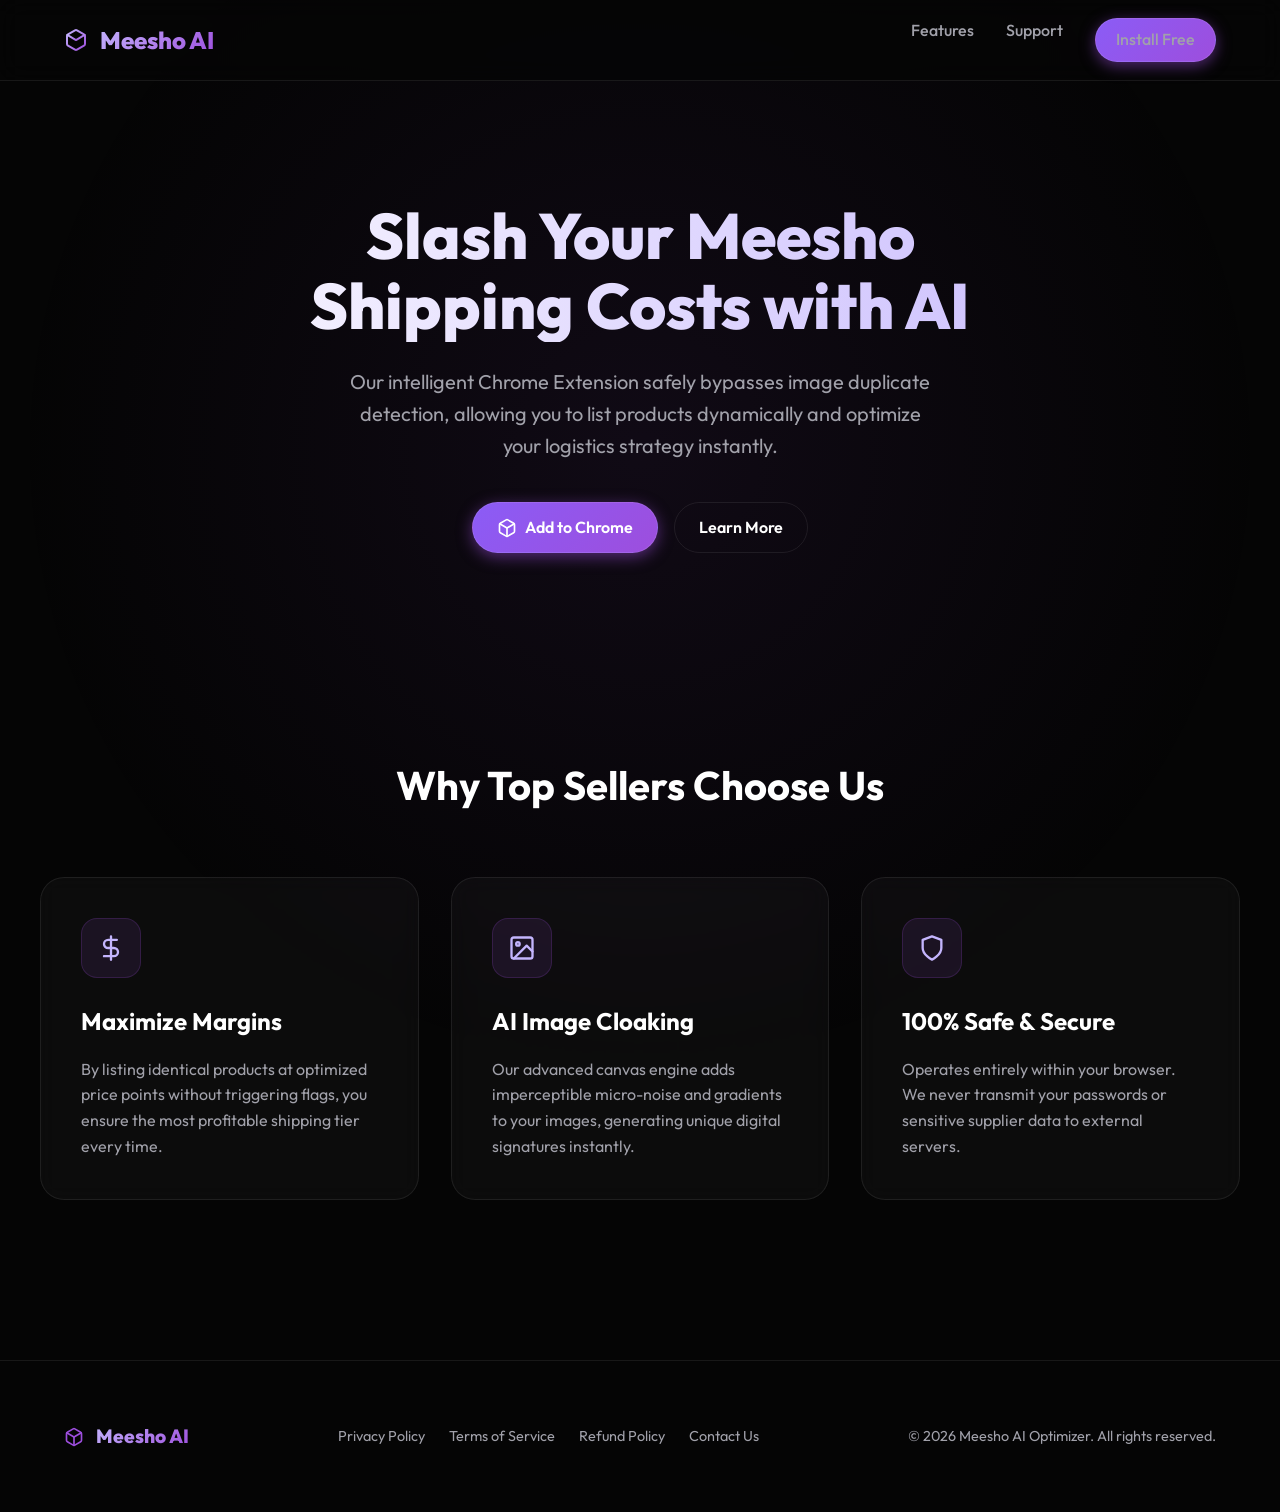
<file: index.html>
<!DOCTYPE html>
<html lang="en">
<head>
    <meta charset="UTF-8">
    <meta name="viewport" content="width=device-width, initial-scale=1.0">
    <title>Meesho AI Shipping Cost Optimizer | Chrome Extension</title>
    <meta name="description" content="AI shipping optimizer for Meesho sellers. Reduce shipping costs with smart image optimization.">
    <link rel="stylesheet" href="style.css">
</head>
<body>

    <!-- Navigation Header -->
    <header>
        <div class="container header-content">
            <a href="index.html" class="logo">
                <svg width="24" height="24" viewBox="0 0 24 24" fill="none" stroke="url(#gradient)" stroke-width="2" stroke-linecap="round" stroke-linejoin="round">
                    <defs>
                        <linearGradient id="gradient" x1="0%" y1="0%" x2="100%" y2="100%">
                            <stop offset="0%" stop-color="#c4b5fd" />
                            <stop offset="100%" stop-color="#9d4edd" />
                        </linearGradient>
                    </defs>
                    <path d="M21 16V8a2 2 0 0 0-1-1.73l-7-4a2 2 0 0 0-2 0l-7 4A2 2 0 0 0 3 8v8a2 2 0 0 0 1 1.73l7 4a2 2 0 0 0 2 0l7-4A2 2 0 0 0 21 16z"></path>
                    <polyline points="3.27 6.96 12 12.01 20.73 6.96"></polyline>
                    <line x1="12" y1="22.08" x2="12" y2="12"></line>
                </svg>
                <span>Meesho AI</span>
            </a>
            
            <div class="nav-links">
                <a href="#features">Features</a>
                <a href="contact.html">Support</a>
                <a href="https://chromewebstore.google.com/detail/meesho-ai-shipping-cost-o/nffkekgmimnjlpjfnnnhhpcdcdhgmhaf" target="_blank" class="btn-primary" style="padding: 8px 20px;">
                    Install Free
                </a>
            </div>
        </div>
    </header>

    <!-- Hero Section -->
    <section class="hero container">
        <h1>Slash Your Meesho<br>Shipping Costs with AI</h1>
        <p>Our intelligent Chrome Extension safely bypasses image duplicate detection, allowing you to list products dynamically and optimize your logistics strategy instantly.</p>
        
        <div class="hero-actions">
            <a href="https://chromewebstore.google.com/detail/meesho-ai-shipping-cost-o/nffkekgmimnjlpjfnnnhhpcdcdhgmhaf" target="_blank" class="btn-primary">
                <svg width="20" height="20" viewBox="0 0 24 24" fill="none" stroke="currentColor" stroke-width="2" stroke-linecap="round" stroke-linejoin="round"><path d="M21 16V8a2 2 0 0 0-1-1.73l-7-4a2 2 0 0 0-2 0l-7 4A2 2 0 0 0 3 8v8a2 2 0 0 0 1 1.73l7 4a2 2 0 0 0 2 0l7-4A2 2 0 0 0 21 16z"></path><polyline points="3.27 6.96 12 12.01 20.73 6.96"></polyline><line x1="12" y1="22.08" x2="12" y2="12"></line></svg>
                Add to Chrome
            </a>
            <a href="#features" class="btn-outline">Learn More</a>
        </div>
    </section>

    <!-- Features Section -->
    <section id="features" class="features container">
        <h2 class="section-title">Why Top Sellers Choose Us</h2>
        <div class="grid">
            
            <div class="card">
                <div class="card-icon">
                    <svg width="28" height="28" viewBox="0 0 24 24" fill="none" stroke="currentColor" stroke-width="2" stroke-linecap="round" stroke-linejoin="round"><path d="M12 2v20M17 5H9.5a3.5 3.5 0 0 0 0 7h5a3.5 3.5 0 0 1 0 7H6"></path></svg>
                </div>
                <h3>Maximize Margins</h3>
                <p>By listing identical products at optimized price points without triggering flags, you ensure the most profitable shipping tier every time.</p>
            </div>

            <div class="card">
                <div class="card-icon">
                    <svg width="28" height="28" viewBox="0 0 24 24" fill="none" stroke="currentColor" stroke-width="2" stroke-linecap="round" stroke-linejoin="round"><rect x="3" y="3" width="18" height="18" rx="2" ry="2"></rect><circle cx="8.5" cy="8.5" r="1.5"></circle><polyline points="21 15 16 10 5 21"></polyline></svg>
                </div>
                <h3>AI Image Cloaking</h3>
                <p>Our advanced canvas engine adds imperceptible micro-noise and gradients to your images, generating unique digital signatures instantly.</p>
            </div>

            <div class="card">
                <div class="card-icon">
                    <svg width="28" height="28" viewBox="0 0 24 24" fill="none" stroke="currentColor" stroke-width="2" stroke-linecap="round" stroke-linejoin="round"><path d="M12 22s8-4 8-10V5l-8-3-8 3v7c0 6 8 10 8 10z"></path></svg>
                </div>
                <h3>100% Safe & Secure</h3>
                <p>Operates entirely within your browser. We never transmit your passwords or sensitive supplier data to external servers.</p>
            </div>

        </div>
    </section>

    <!-- Footer -->
    <footer>
        <div class="container footer-content">
            <div class="logo">
                <svg width="20" height="20" viewBox="0 0 24 24" fill="none" stroke="#9d4edd" stroke-width="2" stroke-linecap="round" stroke-linejoin="round"><path d="M21 16V8a2 2 0 0 0-1-1.73l-7-4a2 2 0 0 0-2 0l-7 4A2 2 0 0 0 3 8v8a2 2 0 0 0 1 1.73l7 4a2 2 0 0 0 2 0l7-4A2 2 0 0 0 21 16z"></path><polyline points="3.27 6.96 12 12.01 20.73 6.96"></polyline><line x1="12" y1="22.08" x2="12" y2="12"></line></svg>
                <span style="font-size: 1.2rem;">Meesho AI</span>
            </div>
            
            <div class="footer-links">
                <a href="privacy-policy.html">Privacy Policy</a>
                <a href="terms.html">Terms of Service</a>
                <a href="refund.html">Refund Policy</a>
                <a href="contact.html">Contact Us</a>
            </div>

            <div class="copyright">
                &copy; 2026 Meesho AI Optimizer. All rights reserved.
            </div>
        </div>
    </footer>

</body>
</html>
</file>
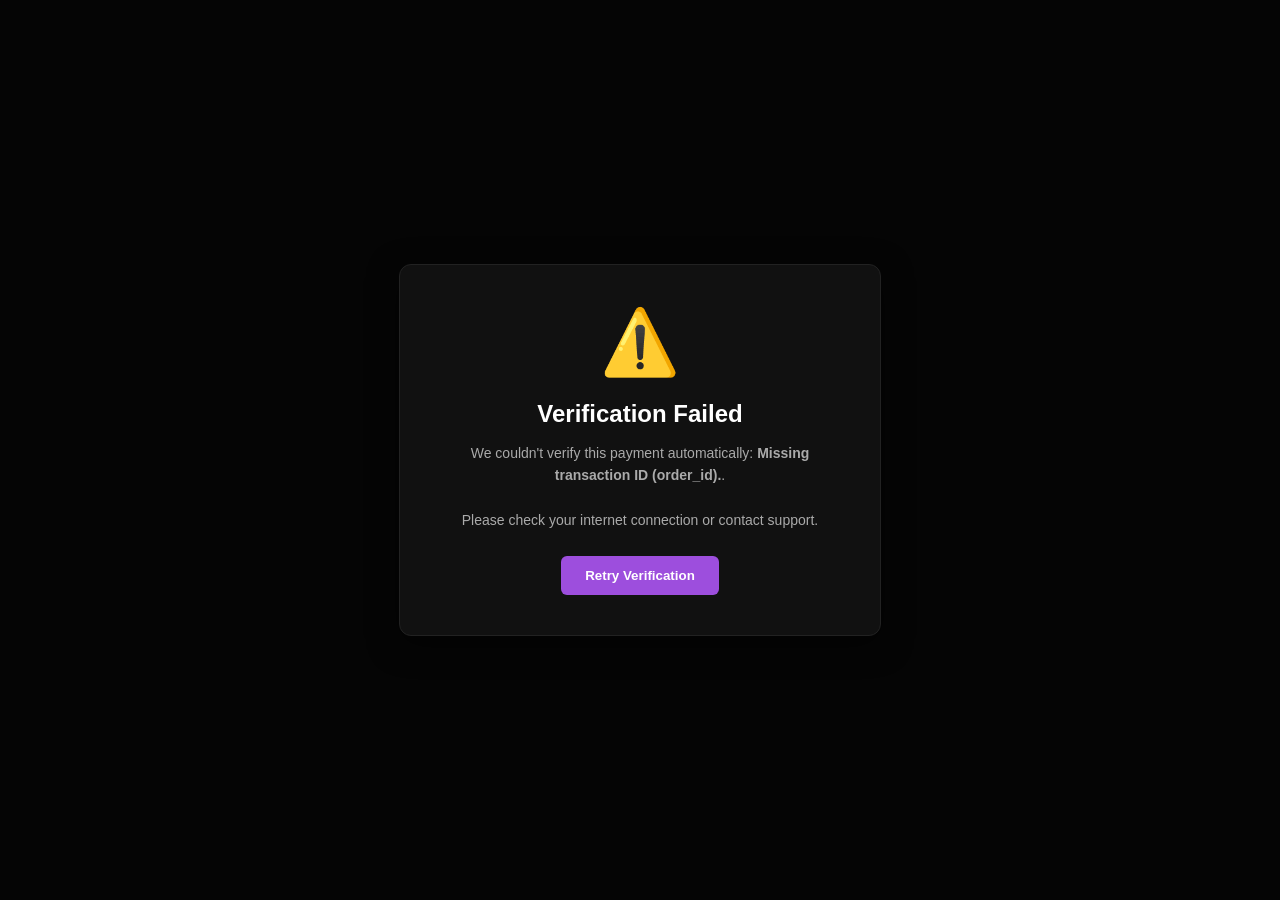
<file: checkout-success.html>
<!DOCTYPE html>
<html lang="en">

<head>
    <meta charset="UTF-8">
    <meta name="viewport" content="width=device-width, initial-scale=1.0">
    <title>Payment Success</title>
    <style>
        body {
            font-family: 'Segoe UI', Tahoma, Geneva, Verdana, sans-serif;
            display: flex;
            justify-content: center;
            align-items: center;
            height: 100vh;
            margin: 0;
            background-color: #050505;
            color: white;
        }

        .container {
            text-align: center;
            background: #111111;
            padding: 40px;
            border-radius: 12px;
            box-shadow: 0 8px 30px rgba(0, 0, 0, 0.5);
            border: 1px solid #222222;
            max-width: 400px;
            width: 90%;
        }

        .icon {
            font-size: 64px;
            color: #10b981;
            margin-bottom: 20px;
            animation: scaleUp 0.4s ease-out;
        }

        @keyframes scaleUp {
            0% { transform: scale(0); }
            100% { transform: scale(1); }
        }

        h2 {
            margin: 0 0 10px 0;
            color: #ffffff;
            font-weight: 600;
        }

        p {
            color: #aaaaaa;
            font-size: 14px;
            line-height: 1.6;
            margin-bottom: 25px;
        }

        .btn {
            display: inline-block;
            padding: 12px 24px;
            background: #9d4edd;
            color: white;
            text-decoration: none;
            border-radius: 6px;
            font-weight: bold;
            border: none;
            cursor: pointer;
            transition: background 0.2s;
        }

        .btn:hover {
            background: #7b2cbf;
        }
    </style>
</head>

<body>
    <div class="container">
        <div class="icon" id="status-icon">⏳</div>
        <h2 id="status-title">Verifying Payment</h2>
        <p id="status-message">Please wait while we verify your transaction and add credits to your account. Do not close this window.</p>
        <button id="retry-btn" class="btn" style="display: none;">Retry Verification</button>
    </div>

    <script>
        // Extract payment order ID from Cashfree's redirect parameters
        const urlParams = new URLSearchParams(window.location.search);
        const orderId = urlParams.get('order_id') || urlParams.get('cf_id');

        const iconEl = document.getElementById('status-icon');
        const titleEl = document.getElementById('status-title');
        const messageEl = document.getElementById('status-message');
        const retryBtn = document.getElementById('retry-btn');

        if (!orderId) {
            showError("Missing transaction ID (order_id).");
        } else {
            verifyPayment();
        }

        function showError(errorMsg) {
            iconEl.innerText = "⚠️";
            titleEl.innerText = "Verification Failed";
            messageEl.innerHTML = `We couldn't verify this payment automatically: <b>${errorMsg || "Unknown error"}</b>.<br><br>Please check your internet connection or contact support.`;
            retryBtn.style.display = "inline-block";
            retryBtn.onclick = () => {
                window.location.reload();
            };
        }

        async function verifyPayment() {
            try {
                // Secure server-side validation using Supabase Edge Function (immune to client tampering)
                const verifyUrl = "https://bzcjpwamxffkbokxunrj.supabase.co/functions/v1/verify-cashfree-payment";
                const response = await fetch(verifyUrl, {
                    method: "POST",
                    headers: {
                        "Content-Type": "application/json"
                    },
                    body: JSON.stringify({ orderId: orderId })
                });

                const data = await response.json();

                if (!response.ok || !data.success) {
                    throw new Error(data.error || "Payment verification failed.");
                }

                // If verification succeeded, relay success to Chrome Extension
                const extId = localStorage.getItem('checkout_ext_id') || "nffkekgmimnjlpjfnnnhhpcdcdhgmhaf";
                
                if (typeof chrome !== 'undefined' && chrome.runtime && chrome.runtime.sendMessage) {
                    chrome.runtime.sendMessage(extId, {
                        type: 'CASHFREE_SUCCESS',
                        paymentId: orderId,
                        userId: data.userId,
                        credits: data.credits,
                        days: data.days,
                        price: data.amount,
                        planName: data.planName
                    }, (response) => {
                        // Display success state
                        iconEl.innerText = "✅";
                        titleEl.innerText = "Payment Successful!";
                        messageEl.innerText = "Your credits have been added successfully. You can close this window now.";
                        retryBtn.style.display = "none";
                        
                        setTimeout(() => {
                            window.close();
                        }, 3000);
                    });
                } else {
                    // Fallback display if not opened from extension flow directly
                    iconEl.innerText = "✅";
                    titleEl.innerText = "Payment Verified!";
                    messageEl.innerText = "Payment verified successfully on server. Please refresh your Meesho extension tab to see your updated balance.";
                    retryBtn.style.display = "none";
                }

            } catch (err) {
                showError(err.message);
            }
        }
    </script>
</body>

</html>
</file>
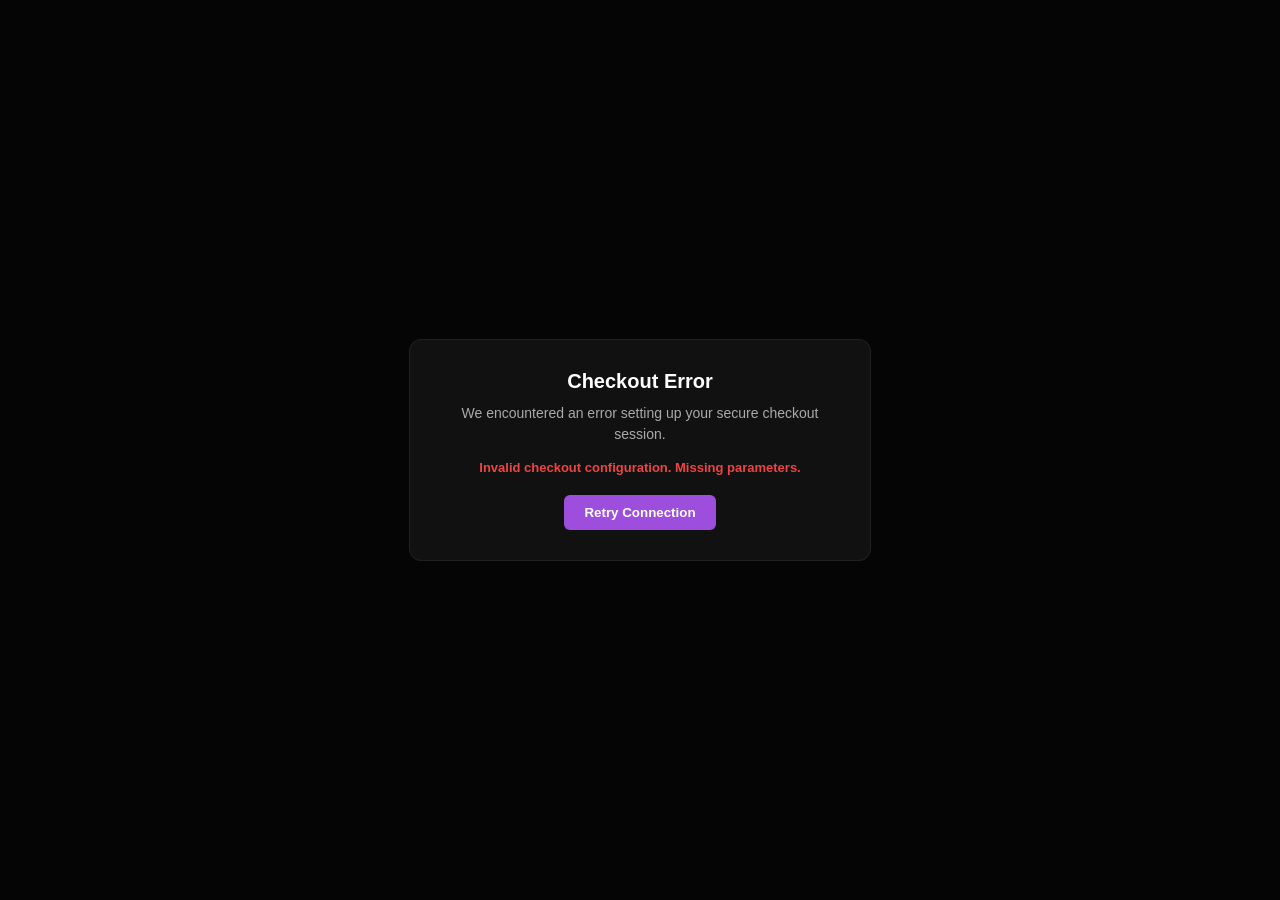
<file: checkout.html>
<!DOCTYPE html>
<html lang="en">

<head>
    <meta charset="UTF-8">
    <meta name="viewport" content="width=device-width, initial-scale=1.0">
    <title>Processing Secure Payment...</title>
    <style>
        body {
            font-family: 'Segoe UI', Tahoma, Geneva, Verdana, sans-serif;
            display: flex;
            justify-content: center;
            align-items: center;
            height: 100vh;
            margin: 0;
            background-color: #050505;
            color: white;
        }

        .loader {
            border: 4px solid rgba(255, 255, 255, 0.1);
            border-top: 4px solid #9d4edd;
            border-radius: 50%;
            width: 40px;
            height: 40px;
            animation: spin 1s linear infinite;
            margin: 0 auto 20px auto;
        }

        @keyframes spin {
            0% { transform: rotate(0deg); }
            100% { transform: rotate(360deg); }
        }

        .container {
            text-align: center;
            max-width: 400px;
            padding: 30px;
            border-radius: 12px;
            background: #111;
            border: 1px solid #222;
        }

        h2 {
            margin: 0 0 10px 0;
            font-size: 20px;
            color: #fff;
        }

        p {
            margin: 0;
            font-size: 14px;
            color: #aaa;
            line-height: 1.5;
        }

        .error-msg {
            color: #ef4444;
            font-weight: 600;
            margin-top: 15px;
            font-size: 13px;
        }

        .btn-retry {
            margin-top: 20px;
            padding: 10px 20px;
            background: #9d4edd;
            color: white;
            border: none;
            border-radius: 6px;
            cursor: pointer;
            font-weight: bold;
        }
    </style>
</head>

<body>
    <div class="container">
        <div class="loader" id="loader-icon"></div>
        <h2 id="status-title">Securing Checkout Session</h2>
        <p id="status-text">Please wait while we connect securely to our payment servers. Do not close this window.</p>
        <div id="error-container" class="error-msg"></div>
        <button id="retry-btn" class="btn-retry" style="display: none;" onclick="window.location.reload()">Retry Connection</button>
    </div>

    <script>
        // Extract parameters passed from the chrome extension
        const urlParams = new URLSearchParams(window.location.search);
        const userId = urlParams.get('userId');
        const userEmail = urlParams.get('userEmail') || 'supplier@meesho.com';
        const userPhone = urlParams.get('userPhone') || '9999999999';
        const planName = urlParams.get('planName');
        const appliedPromoCode = urlParams.get('appliedPromoCode') || '';
        
        // Save the Extension ID in localStorage to relay messaging on success redirection
        const extId = urlParams.get('extId');
        if (extId) {
            localStorage.setItem('checkout_ext_id', extId);
        }

        const errorContainer = document.getElementById('error-container');
        const retryBtn = document.getElementById('retry-btn');
        const statusText = document.getElementById('status-text');
        const statusTitle = document.getElementById('status-title');
        const loaderIcon = document.getElementById('loader-icon');

        if (!userId || !planName) {
            showError('Invalid checkout configuration. Missing parameters.');
        } else {
            initializeSecurePayment();
        }

        function showError(msg) {
            loaderIcon.style.display = 'none';
            statusTitle.innerText = 'Checkout Error';
            statusText.innerText = 'We encountered an error setting up your secure checkout session.';
            errorContainer.innerText = msg;
            retryBtn.style.display = 'inline-block';
        }

        async function initializeSecurePayment() {
            try {
                // Call Supabase Edge Function to securely create the Cashfree Order
                // Using server-side pricing mapping to prevent client manipulation.
                const edgeFunctionUrl = "https://bzcjpwamxffkbokxunrj.supabase.co/functions/v1/create-cashfree-order";
                
                const response = await fetch(edgeFunctionUrl, {
                    method: "POST",
                    headers: {
                        "Content-Type": "application/json"
                    },
                    body: JSON.stringify({
                        userId: userId,
                        planName: planName,
                        userEmail: userEmail,
                        userPhone: userPhone,
                        appliedPromoCode: appliedPromoCode
                    })
                });

                const data = await response.json();

                if (!response.ok || !data.success) {
                    throw new Error(data.error || "Failed to establish secure payment session.");
                }

                // Dynamically inject Cashfree JS SDK
                statusTitle.innerText = 'Redirecting to Cashfree';
                statusText.innerText = 'Setting up gateway payment overlay...';

                const script = document.createElement('script');
                script.src = "https://sdk.cashfree.com/js/v3/cashfree.js";
                script.onload = function () {
                    try {
                        const cashfree = Cashfree({
                            mode: data.is_sandbox ? "sandbox" : "production"
                        });
                        
                        // Launch checkout flow using payment_session_id returned by server
                        cashfree.checkout({
                            paymentSessionId: data.payment_session_id,
                            returnUrl: `https://krishna-gelani.github.io/web-extention-privacy-policy/checkout-success.html?order_id={order_id}`
                        });
                    } catch (sdkErr) {
                        showError("Cashfree SDK Initialization failed: " + sdkErr.message);
                    }
                };
                script.onerror = function () {
                    showError("Failed to load Cashfree Gateway SDK. Please check your internet connection.");
                };
                document.head.appendChild(script);

            } catch (err) {
                showError(err.message);
            }
        }
    </script>
</body>

</html>
</file>
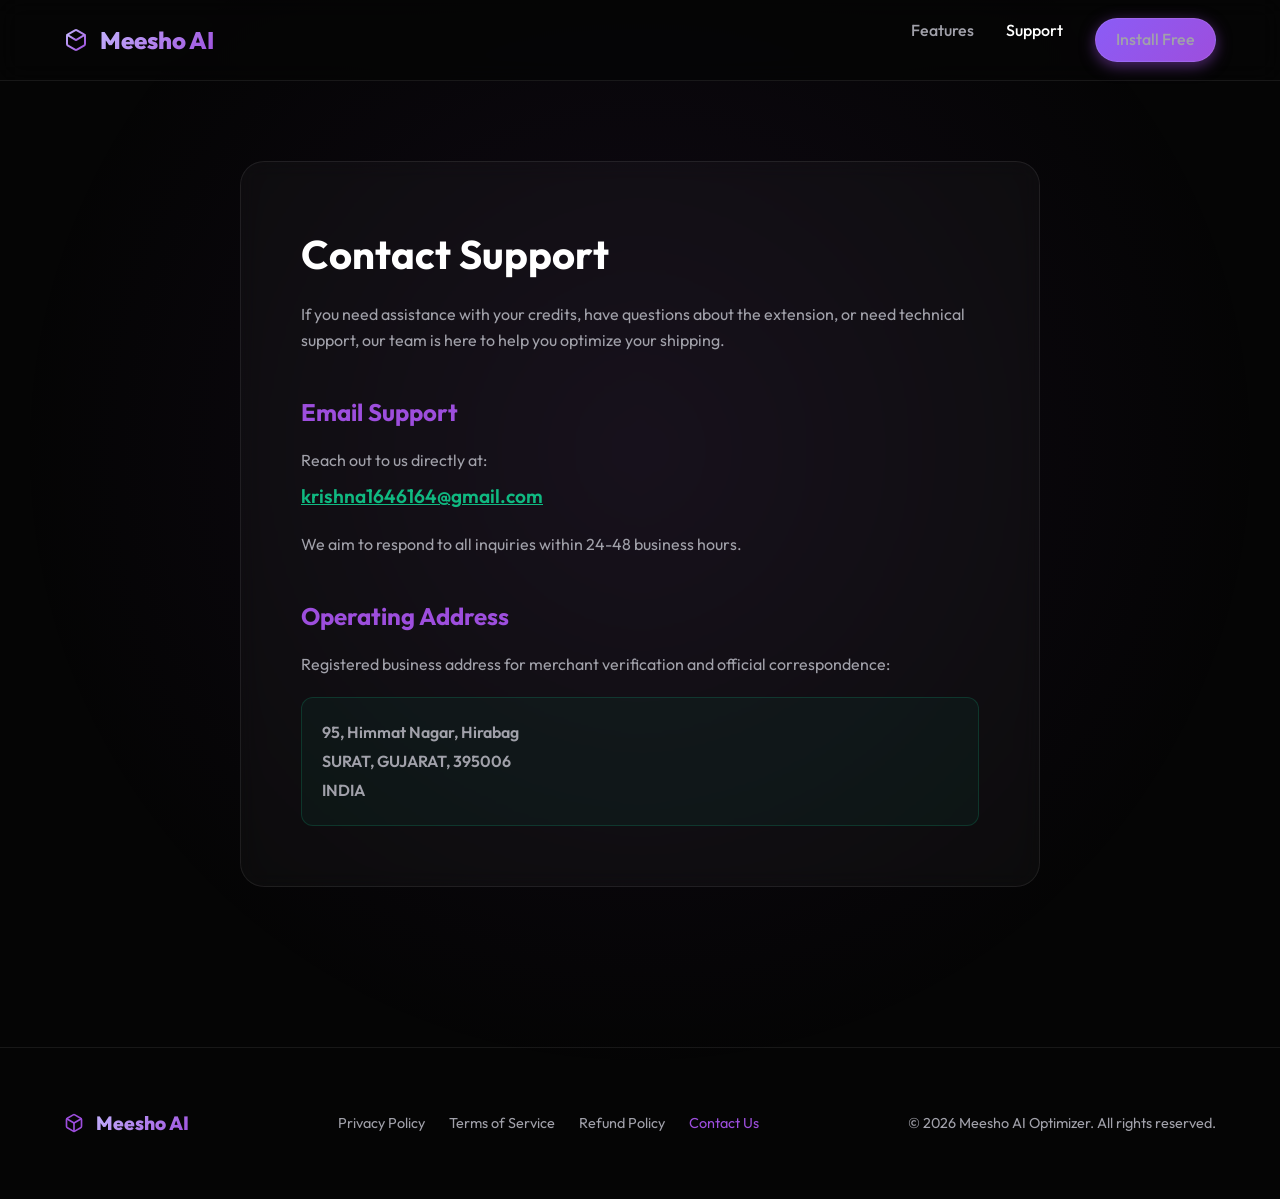
<file: contact.html>
<!DOCTYPE html>
<html lang="en">
<head>
    <meta charset="UTF-8">
    <meta name="viewport" content="width=device-width, initial-scale=1.0">
    <title>Contact Us | Meesho AI Shipping Cost Optimizer</title>
    <link rel="stylesheet" href="style.css">
</head>
<body>

    <!-- Navigation Header -->
    <header>
        <div class="container header-content">
            <a href="index.html" class="logo">
                <svg width="24" height="24" viewBox="0 0 24 24" fill="none" stroke="url(#gradient)" stroke-width="2" stroke-linecap="round" stroke-linejoin="round">
                    <defs>
                        <linearGradient id="gradient" x1="0%" y1="0%" x2="100%" y2="100%">
                            <stop offset="0%" stop-color="#c4b5fd" />
                            <stop offset="100%" stop-color="#9d4edd" />
                        </linearGradient>
                    </defs>
                    <path d="M21 16V8a2 2 0 0 0-1-1.73l-7-4a2 2 0 0 0-2 0l-7 4A2 2 0 0 0 3 8v8a2 2 0 0 0 1 1.73l7 4a2 2 0 0 0 2 0l7-4A2 2 0 0 0 21 16z"></path>
                    <polyline points="3.27 6.96 12 12.01 20.73 6.96"></polyline>
                    <line x1="12" y1="22.08" x2="12" y2="12"></line>
                </svg>
                <span>Meesho AI</span>
            </a>
            
            <div class="nav-links">
                <a href="index.html#features">Features</a>
                <a href="contact.html" style="color: var(--text-primary);">Support</a>
                <a href="https://chromewebstore.google.com/detail/meesho-ai-shipping-cost-o/nffkekgmimnjlpjfnnnhhpcdcdhgmhaf" target="_blank" class="btn-primary" style="padding: 8px 20px;">
                    Install Free
                </a>
            </div>
        </div>
    </header>

    <div class="page-wrapper">
        <div class="container document-container">
            <h1>Contact Support</h1>
            <p>If you need assistance with your credits, have questions about the extension, or need technical support, our team is here to help you optimize your shipping.</p>

            <h2>Email Support</h2>
            <p>Reach out to us directly at: <br><a href="mailto:krishna1646164@gmail.com" class="highlight" style="font-size: 1.2rem; display: inline-block; margin-top: 8px;">krishna1646164@gmail.com</a></p>
            <p>We aim to respond to all inquiries within 24-48 business hours.</p>

            <h2>Operating Address</h2>
            <p>Registered business address for merchant verification and official correspondence:</p>
            <div style="background: rgba(16, 185, 129, 0.05); border: 1px solid rgba(16, 185, 129, 0.2); padding: 20px; border-radius: 12px; margin-top: 16px;">
                <p class="highlight" style="margin: 0; line-height: 1.8;">
                    95, Himmat Nagar, Hirabag<br>
                    SURAT, GUJARAT, 395006<br>
                    INDIA
                </p>
            </div>
        </div>
    </div>

    <!-- Footer -->
    <footer>
        <div class="container footer-content">
            <div class="logo">
                <svg width="20" height="20" viewBox="0 0 24 24" fill="none" stroke="#9d4edd" stroke-width="2" stroke-linecap="round" stroke-linejoin="round"><path d="M21 16V8a2 2 0 0 0-1-1.73l-7-4a2 2 0 0 0-2 0l-7 4A2 2 0 0 0 3 8v8a2 2 0 0 0 1 1.73l7 4a2 2 0 0 0 2 0l7-4A2 2 0 0 0 21 16z"></path><polyline points="3.27 6.96 12 12.01 20.73 6.96"></polyline><line x1="12" y1="22.08" x2="12" y2="12"></line></svg>
                <span style="font-size: 1.2rem;">Meesho AI</span>
            </div>
            
            <div class="footer-links">
                <a href="privacy-policy.html">Privacy Policy</a>
                <a href="terms.html">Terms of Service</a>
                <a href="refund.html">Refund Policy</a>
                <a href="contact.html" style="color: var(--accent);">Contact Us</a>
            </div>

            <div class="copyright">
                &copy; 2026 Meesho AI Optimizer. All rights reserved.
            </div>
        </div>
    </footer>

</body>
</html>
</file>
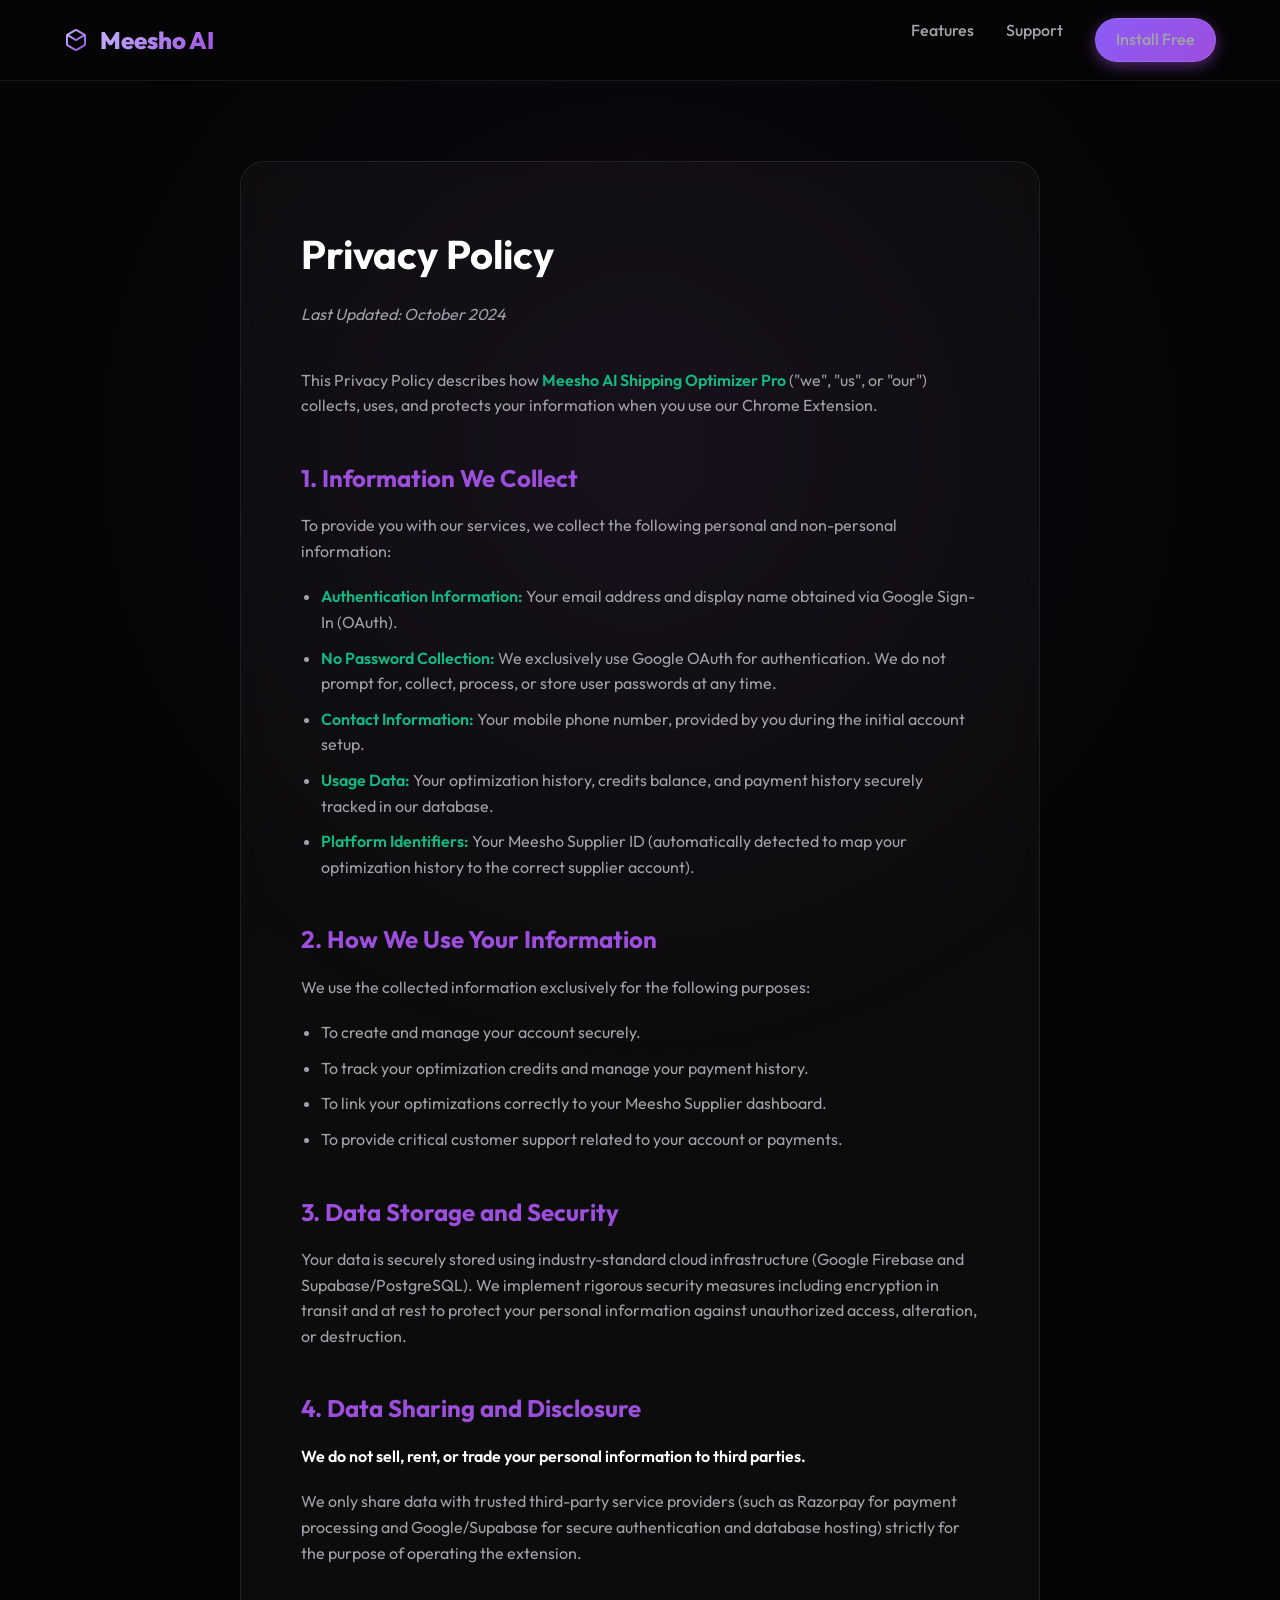
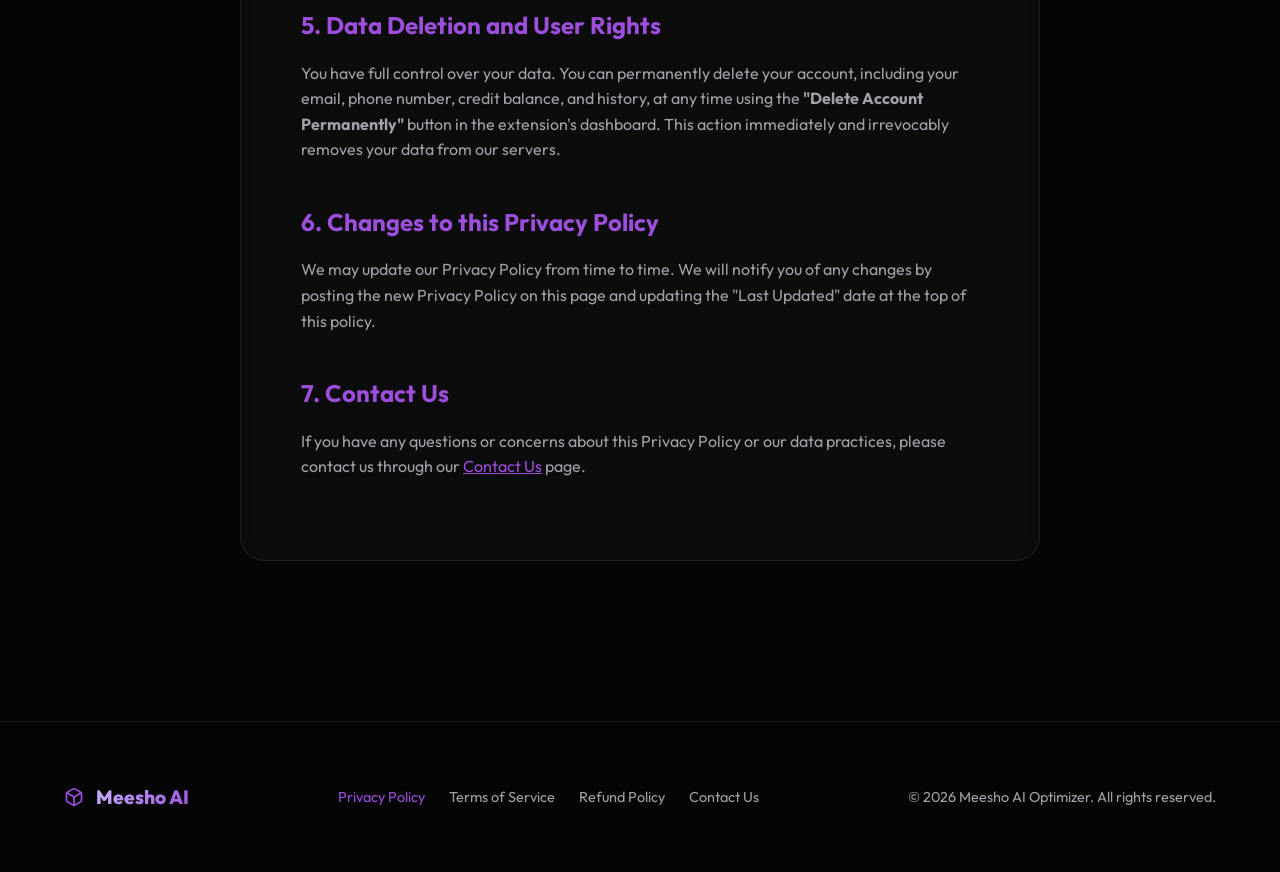
<file: privacy-policy.html>
<!DOCTYPE html>
<html lang="en">
<head>
    <meta charset="UTF-8">
    <meta name="viewport" content="width=device-width, initial-scale=1.0">
    <title>Privacy Policy | Meesho AI Shipping Cost Optimizer</title>
    <link rel="stylesheet" href="style.css">
</head>
<body>

    <!-- Navigation Header -->
    <header>
        <div class="container header-content">
            <a href="index.html" class="logo">
                <svg width="24" height="24" viewBox="0 0 24 24" fill="none" stroke="url(#gradient)" stroke-width="2" stroke-linecap="round" stroke-linejoin="round">
                    <defs>
                        <linearGradient id="gradient" x1="0%" y1="0%" x2="100%" y2="100%">
                            <stop offset="0%" stop-color="#c4b5fd" />
                            <stop offset="100%" stop-color="#9d4edd" />
                        </linearGradient>
                    </defs>
                    <path d="M21 16V8a2 2 0 0 0-1-1.73l-7-4a2 2 0 0 0-2 0l-7 4A2 2 0 0 0 3 8v8a2 2 0 0 0 1 1.73l7 4a2 2 0 0 0 2 0l7-4A2 2 0 0 0 21 16z"></path>
                    <polyline points="3.27 6.96 12 12.01 20.73 6.96"></polyline>
                    <line x1="12" y1="22.08" x2="12" y2="12"></line>
                </svg>
                <span>Meesho AI</span>
            </a>
            
            <div class="nav-links">
                <a href="index.html#features">Features</a>
                <a href="contact.html">Support</a>
                <a href="https://chromewebstore.google.com/detail/meesho-ai-shipping-cost-o/nffkekgmimnjlpjfnnnhhpcdcdhgmhaf" target="_blank" class="btn-primary" style="padding: 8px 20px;">
                    Install Free
                </a>
            </div>
        </div>
    </header>

    <div class="page-wrapper">
        <div class="container document-container">
            <h1>Privacy Policy</h1>
            <p style="margin-bottom: 40px;"><em>Last Updated: October 2024</em></p>

            <p>This Privacy Policy describes how <span class="highlight">Meesho AI Shipping Optimizer Pro</span> ("we", "us", or "our") collects, uses, and protects your information when you use our Chrome Extension.</p>

            <h2>1. Information We Collect</h2>
            <p>To provide you with our services, we collect the following personal and non-personal information:</p>
            <ul style="padding-left: 20px; color: var(--text-secondary); margin-bottom: 20px;">
                <li style="margin-bottom: 10px;"><span class="highlight">Authentication Information:</span> Your email address and display name obtained via Google Sign-In (OAuth).</li>
                <li style="margin-bottom: 10px;"><span class="highlight">No Password Collection:</span> We exclusively use Google OAuth for authentication. We do not prompt for, collect, process, or store user passwords at any time.</li>
                <li style="margin-bottom: 10px;"><span class="highlight">Contact Information:</span> Your mobile phone number, provided by you during the initial account setup.</li>
                <li style="margin-bottom: 10px;"><span class="highlight">Usage Data:</span> Your optimization history, credits balance, and payment history securely tracked in our database.</li>
                <li style="margin-bottom: 10px;"><span class="highlight">Platform Identifiers:</span> Your Meesho Supplier ID (automatically detected to map your optimization history to the correct supplier account).</li>
            </ul>

            <h2>2. How We Use Your Information</h2>
            <p>We use the collected information exclusively for the following purposes:</p>
            <ul style="padding-left: 20px; color: var(--text-secondary); margin-bottom: 20px;">
                <li style="margin-bottom: 10px;">To create and manage your account securely.</li>
                <li style="margin-bottom: 10px;">To track your optimization credits and manage your payment history.</li>
                <li style="margin-bottom: 10px;">To link your optimizations correctly to your Meesho Supplier dashboard.</li>
                <li style="margin-bottom: 10px;">To provide critical customer support related to your account or payments.</li>
            </ul>

            <h2>3. Data Storage and Security</h2>
            <p>Your data is securely stored using industry-standard cloud infrastructure (Google Firebase and Supabase/PostgreSQL). We implement rigorous security measures including encryption in transit and at rest to protect your personal information against unauthorized access, alteration, or destruction.</p>

            <h2>4. Data Sharing and Disclosure</h2>
            <p style="color: var(--text-primary); font-weight: 600;">We do not sell, rent, or trade your personal information to third parties.</p>
            <p>We only share data with trusted third-party service providers (such as Razorpay for payment processing and Google/Supabase for secure authentication and database hosting) strictly for the purpose of operating the extension.</p>

            <h2>5. Data Deletion and User Rights</h2>
            <p>You have full control over your data. You can permanently delete your account, including your email, phone number, credit balance, and history, at any time using the <strong>"Delete Account Permanently"</strong> button in the extension's dashboard. This action immediately and irrevocably removes your data from our servers.</p>

            <h2>6. Changes to this Privacy Policy</h2>
            <p>We may update our Privacy Policy from time to time. We will notify you of any changes by posting the new Privacy Policy on this page and updating the "Last Updated" date at the top of this policy.</p>

            <h2>7. Contact Us</h2>
            <p>If you have any questions or concerns about this Privacy Policy or our data practices, please contact us through our <a href="contact.html" style="color: var(--accent);">Contact Us</a> page.</p>
        </div>
    </div>

    <!-- Footer -->
    <footer>
        <div class="container footer-content">
            <div class="logo">
                <svg width="20" height="20" viewBox="0 0 24 24" fill="none" stroke="#9d4edd" stroke-width="2" stroke-linecap="round" stroke-linejoin="round"><path d="M21 16V8a2 2 0 0 0-1-1.73l-7-4a2 2 0 0 0-2 0l-7 4A2 2 0 0 0 3 8v8a2 2 0 0 0 1 1.73l7 4a2 2 0 0 0 2 0l7-4A2 2 0 0 0 21 16z"></path><polyline points="3.27 6.96 12 12.01 20.73 6.96"></polyline><line x1="12" y1="22.08" x2="12" y2="12"></line></svg>
                <span style="font-size: 1.2rem;">Meesho AI</span>
            </div>
            
            <div class="footer-links">
                <a href="privacy-policy.html" style="color: var(--accent);">Privacy Policy</a>
                <a href="terms.html">Terms of Service</a>
                <a href="refund.html">Refund Policy</a>
                <a href="contact.html">Contact Us</a>
            </div>

            <div class="copyright">
                &copy; 2026 Meesho AI Optimizer. All rights reserved.
            </div>
        </div>
    </footer>

</body>
</html>
</file>
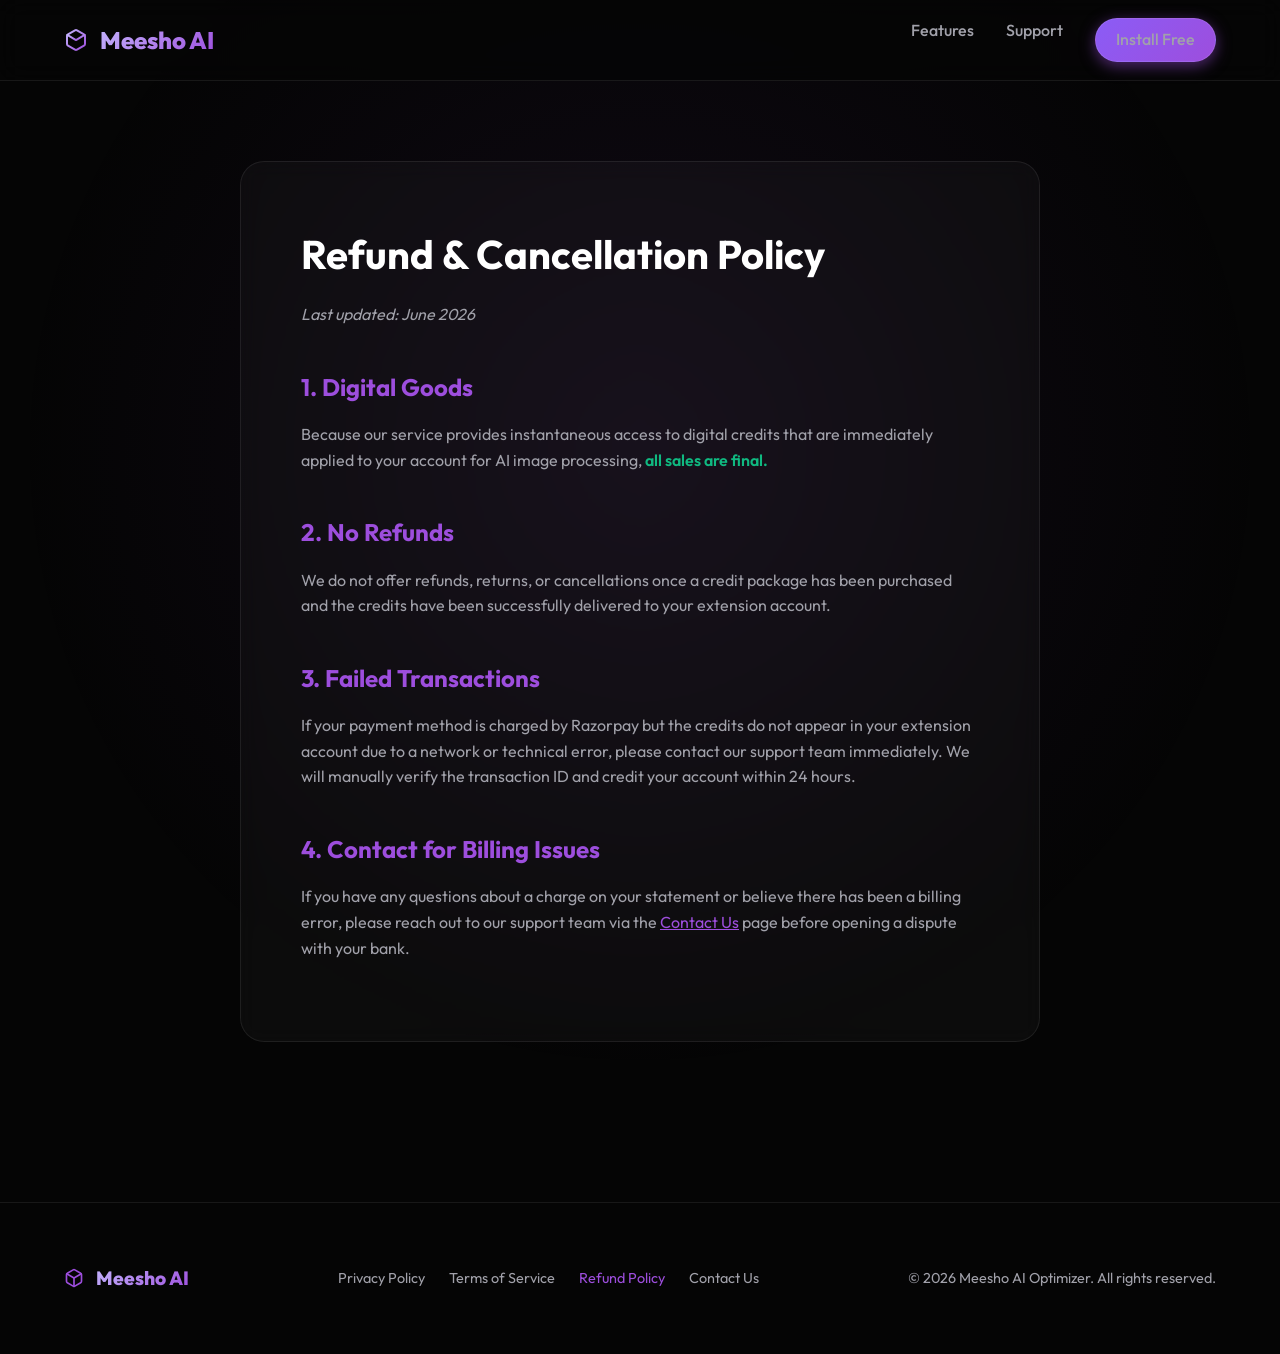
<file: refund.html>
<!DOCTYPE html>
<html lang="en">
<head>
    <meta charset="UTF-8">
    <meta name="viewport" content="width=device-width, initial-scale=1.0">
    <title>Refund Policy | Meesho AI Shipping Cost Optimizer</title>
    <link rel="stylesheet" href="style.css">
</head>
<body>

    <!-- Navigation Header -->
    <header>
        <div class="container header-content">
            <a href="index.html" class="logo">
                <svg width="24" height="24" viewBox="0 0 24 24" fill="none" stroke="url(#gradient)" stroke-width="2" stroke-linecap="round" stroke-linejoin="round">
                    <defs>
                        <linearGradient id="gradient" x1="0%" y1="0%" x2="100%" y2="100%">
                            <stop offset="0%" stop-color="#c4b5fd" />
                            <stop offset="100%" stop-color="#9d4edd" />
                        </linearGradient>
                    </defs>
                    <path d="M21 16V8a2 2 0 0 0-1-1.73l-7-4a2 2 0 0 0-2 0l-7 4A2 2 0 0 0 3 8v8a2 2 0 0 0 1 1.73l7 4a2 2 0 0 0 2 0l7-4A2 2 0 0 0 21 16z"></path>
                    <polyline points="3.27 6.96 12 12.01 20.73 6.96"></polyline>
                    <line x1="12" y1="22.08" x2="12" y2="12"></line>
                </svg>
                <span>Meesho AI</span>
            </a>
            
            <div class="nav-links">
                <a href="index.html#features">Features</a>
                <a href="contact.html">Support</a>
                <a href="https://chromewebstore.google.com/detail/meesho-ai-shipping-cost-o/nffkekgmimnjlpjfnnnhhpcdcdhgmhaf" target="_blank" class="btn-primary" style="padding: 8px 20px;">
                    Install Free
                </a>
            </div>
        </div>
    </header>

    <div class="page-wrapper">
        <div class="container document-container">
            <h1>Refund & Cancellation Policy</h1>
            <p style="margin-bottom: 40px;"><em>Last updated: June 2026</em></p>

            <h2>1. Digital Goods</h2>
            <p>Because our service provides instantaneous access to digital credits that are immediately applied to your account for AI image processing, <span class="highlight">all sales are final.</span></p>

            <h2>2. No Refunds</h2>
            <p>We do not offer refunds, returns, or cancellations once a credit package has been purchased and the credits have been successfully delivered to your extension account.</p>

            <h2>3. Failed Transactions</h2>
            <p>If your payment method is charged by Razorpay but the credits do not appear in your extension account due to a network or technical error, please contact our support team immediately. We will manually verify the transaction ID and credit your account within 24 hours.</p>

            <h2>4. Contact for Billing Issues</h2>
            <p>If you have any questions about a charge on your statement or believe there has been a billing error, please reach out to our support team via the <a href="contact.html" style="color: var(--accent);">Contact Us</a> page before opening a dispute with your bank.</p>
        </div>
    </div>

    <!-- Footer -->
    <footer>
        <div class="container footer-content">
            <div class="logo">
                <svg width="20" height="20" viewBox="0 0 24 24" fill="none" stroke="#9d4edd" stroke-width="2" stroke-linecap="round" stroke-linejoin="round"><path d="M21 16V8a2 2 0 0 0-1-1.73l-7-4a2 2 0 0 0-2 0l-7 4A2 2 0 0 0 3 8v8a2 2 0 0 0 1 1.73l7 4a2 2 0 0 0 2 0l7-4A2 2 0 0 0 21 16z"></path><polyline points="3.27 6.96 12 12.01 20.73 6.96"></polyline><line x1="12" y1="22.08" x2="12" y2="12"></line></svg>
                <span style="font-size: 1.2rem;">Meesho AI</span>
            </div>
            
            <div class="footer-links">
                <a href="privacy-policy.html">Privacy Policy</a>
                <a href="terms.html">Terms of Service</a>
                <a href="refund.html" style="color: var(--accent);">Refund Policy</a>
                <a href="contact.html">Contact Us</a>
            </div>

            <div class="copyright">
                &copy; 2026 Meesho AI Optimizer. All rights reserved.
            </div>
        </div>
    </footer>

</body>
</html>
</file>
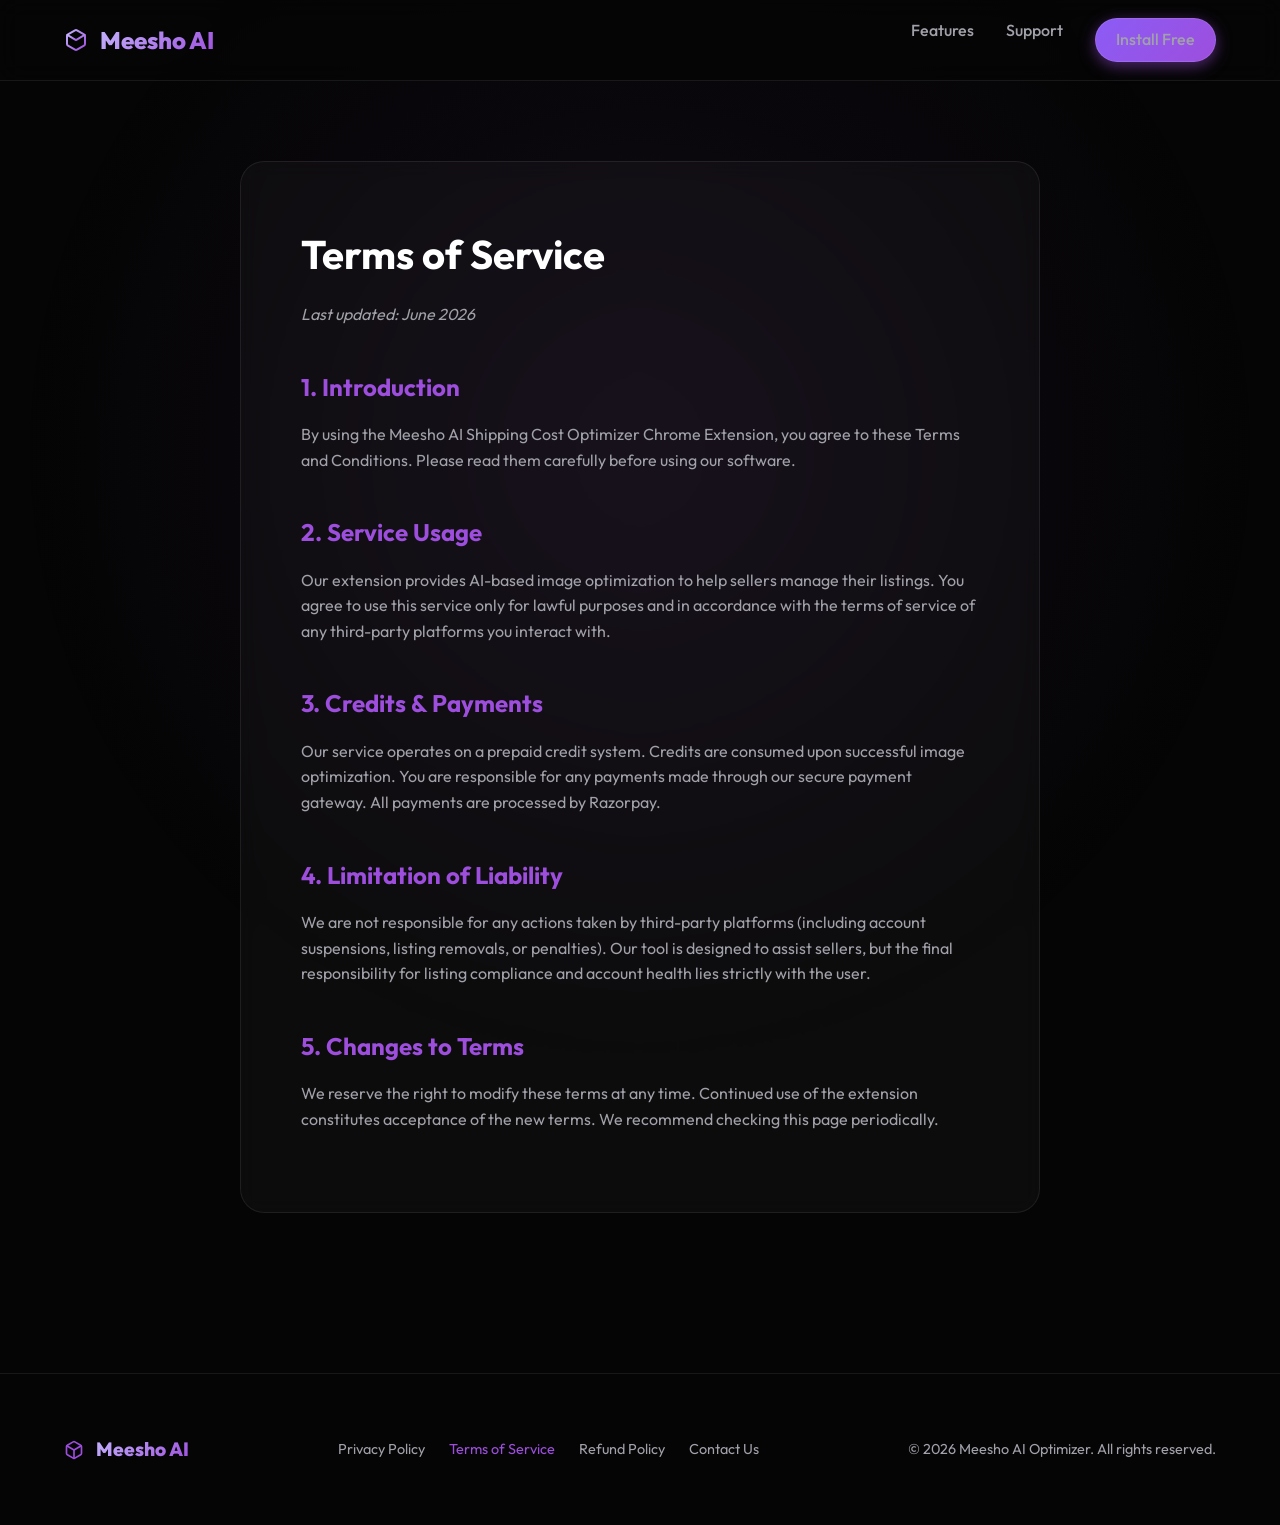
<file: terms.html>
<!DOCTYPE html>
<html lang="en">
<head>
    <meta charset="UTF-8">
    <meta name="viewport" content="width=device-width, initial-scale=1.0">
    <title>Terms of Service | Meesho AI Shipping Cost Optimizer</title>
    <link rel="stylesheet" href="style.css">
</head>
<body>

    <!-- Navigation Header -->
    <header>
        <div class="container header-content">
            <a href="index.html" class="logo">
                <svg width="24" height="24" viewBox="0 0 24 24" fill="none" stroke="url(#gradient)" stroke-width="2" stroke-linecap="round" stroke-linejoin="round">
                    <defs>
                        <linearGradient id="gradient" x1="0%" y1="0%" x2="100%" y2="100%">
                            <stop offset="0%" stop-color="#c4b5fd" />
                            <stop offset="100%" stop-color="#9d4edd" />
                        </linearGradient>
                    </defs>
                    <path d="M21 16V8a2 2 0 0 0-1-1.73l-7-4a2 2 0 0 0-2 0l-7 4A2 2 0 0 0 3 8v8a2 2 0 0 0 1 1.73l7 4a2 2 0 0 0 2 0l7-4A2 2 0 0 0 21 16z"></path>
                    <polyline points="3.27 6.96 12 12.01 20.73 6.96"></polyline>
                    <line x1="12" y1="22.08" x2="12" y2="12"></line>
                </svg>
                <span>Meesho AI</span>
            </a>
            
            <div class="nav-links">
                <a href="index.html#features">Features</a>
                <a href="contact.html">Support</a>
                <a href="https://chromewebstore.google.com/detail/meesho-ai-shipping-cost-o/nffkekgmimnjlpjfnnnhhpcdcdhgmhaf" target="_blank" class="btn-primary" style="padding: 8px 20px;">
                    Install Free
                </a>
            </div>
        </div>
    </header>

    <div class="page-wrapper">
        <div class="container document-container">
            <h1>Terms of Service</h1>
            <p style="margin-bottom: 40px;"><em>Last updated: June 2026</em></p>

            <h2>1. Introduction</h2>
            <p>By using the Meesho AI Shipping Cost Optimizer Chrome Extension, you agree to these Terms and Conditions. Please read them carefully before using our software.</p>

            <h2>2. Service Usage</h2>
            <p>Our extension provides AI-based image optimization to help sellers manage their listings. You agree to use this service only for lawful purposes and in accordance with the terms of service of any third-party platforms you interact with.</p>

            <h2>3. Credits & Payments</h2>
            <p>Our service operates on a prepaid credit system. Credits are consumed upon successful image optimization. You are responsible for any payments made through our secure payment gateway. All payments are processed by Razorpay.</p>

            <h2>4. Limitation of Liability</h2>
            <p>We are not responsible for any actions taken by third-party platforms (including account suspensions, listing removals, or penalties). Our tool is designed to assist sellers, but the final responsibility for listing compliance and account health lies strictly with the user.</p>

            <h2>5. Changes to Terms</h2>
            <p>We reserve the right to modify these terms at any time. Continued use of the extension constitutes acceptance of the new terms. We recommend checking this page periodically.</p>
        </div>
    </div>

    <!-- Footer -->
    <footer>
        <div class="container footer-content">
            <div class="logo">
                <svg width="20" height="20" viewBox="0 0 24 24" fill="none" stroke="#9d4edd" stroke-width="2" stroke-linecap="round" stroke-linejoin="round"><path d="M21 16V8a2 2 0 0 0-1-1.73l-7-4a2 2 0 0 0-2 0l-7 4A2 2 0 0 0 3 8v8a2 2 0 0 0 1 1.73l7 4a2 2 0 0 0 2 0l7-4A2 2 0 0 0 21 16z"></path><polyline points="3.27 6.96 12 12.01 20.73 6.96"></polyline><line x1="12" y1="22.08" x2="12" y2="12"></line></svg>
                <span style="font-size: 1.2rem;">Meesho AI</span>
            </div>
            
            <div class="footer-links">
                <a href="privacy-policy.html">Privacy Policy</a>
                <a href="terms.html" style="color: var(--accent);">Terms of Service</a>
                <a href="refund.html">Refund Policy</a>
                <a href="contact.html">Contact Us</a>
            </div>

            <div class="copyright">
                &copy; 2026 Meesho AI Optimizer. All rights reserved.
            </div>
        </div>
    </footer>

</body>
</html>
</file>
<file: style.css>
@import url('https://fonts.googleapis.com/css2?family=Outfit:wght@300;400;500;600;700;800&display=swap');

:root {
    --bg-main: #050505;
    --bg-card: rgba(255, 255, 255, 0.03);
    --border-color: rgba(255, 255, 255, 0.08);
    --text-primary: #ffffff;
    --text-secondary: #a1a1aa;
    --accent: #9d4edd;
    --accent-glow: rgba(157, 78, 221, 0.5);
    --success: #10b981;
}

* {
    box-sizing: border-box;
    margin: 0;
    padding: 0;
}

body {
    font-family: 'Outfit', sans-serif;
    background-color: var(--bg-main);
    color: var(--text-primary);
    line-height: 1.6;
    overflow-x: hidden;
    position: relative;
}

/* Background effects */
body::before {
    content: '';
    position: fixed;
    top: -50%;
    left: -50%;
    width: 200%;
    height: 200%;
    background: radial-gradient(circle at 50% 50%, rgba(157, 78, 221, 0.08) 0%, transparent 40%);
    z-index: -1;
    pointer-events: none;
}

/* Container */
.container {
    max-width: 1200px;
    margin: 0 auto;
    padding: 0 24px;
}

/* Header */
header {
    border-bottom: 1px solid var(--border-color);
    background: rgba(5, 5, 5, 0.8);
    backdrop-filter: blur(12px);
    position: sticky;
    top: 0;
    z-index: 100;
}

.header-content {
    display: flex;
    justify-content: space-between;
    align-items: center;
    height: 80px;
}

.logo {
    font-weight: 800;
    font-size: 1.5rem;
    color: var(--text-primary);
    text-decoration: none;
    display: flex;
    align-items: center;
    gap: 12px;
}

.logo span {
    background: linear-gradient(135deg, #c4b5fd, #9d4edd);
    -webkit-background-clip: text;
    -webkit-text-fill-color: transparent;
}

.nav-links {
    display: flex;
    gap: 32px;
}

.nav-links a {
    color: var(--text-secondary);
    text-decoration: none;
    font-weight: 500;
    transition: color 0.3s ease;
}

.nav-links a:hover {
    color: var(--text-primary);
}

.btn-primary {
    background: linear-gradient(135deg, #8b5cf6, #9d4edd);
    color: white;
    padding: 12px 24px;
    border-radius: 50px;
    text-decoration: none;
    font-weight: 600;
    transition: all 0.3s ease;
    border: 1px solid rgba(255, 255, 255, 0.1);
    box-shadow: 0 4px 15px var(--accent-glow);
    display: inline-flex;
    align-items: center;
    gap: 8px;
}

.btn-primary:hover {
    transform: translateY(-2px);
    box-shadow: 0 6px 20px rgba(157, 78, 221, 0.6);
}

.btn-outline {
    background: transparent;
    color: var(--text-primary);
    padding: 12px 24px;
    border-radius: 50px;
    text-decoration: none;
    font-weight: 600;
    transition: all 0.3s ease;
    border: 1px solid var(--border-color);
}

.btn-outline:hover {
    background: var(--bg-card);
    border-color: rgba(255,255,255,0.2);
}

/* Hero Section */
.hero {
    padding: 120px 0;
    text-align: center;
}

.hero h1 {
    font-size: 4rem;
    font-weight: 800;
    line-height: 1.1;
    margin-bottom: 24px;
    background: linear-gradient(to right, #fff, #c4b5fd);
    -webkit-background-clip: text;
    -webkit-text-fill-color: transparent;
}

.hero p {
    font-size: 1.25rem;
    color: var(--text-secondary);
    max-width: 600px;
    margin: 0 auto 40px auto;
}

.hero-actions {
    display: flex;
    justify-content: center;
    gap: 16px;
}

/* Features */
.features {
    padding: 80px 0;
}

.section-title {
    text-align: center;
    font-size: 2.5rem;
    margin-bottom: 60px;
}

.grid {
    display: grid;
    grid-template-columns: repeat(auto-fit, minmax(300px, 1fr));
    gap: 32px;
}

.card {
    background: var(--bg-card);
    border: 1px solid var(--border-color);
    border-radius: 24px;
    padding: 40px;
    transition: all 0.3s ease;
    backdrop-filter: blur(10px);
}

.card:hover {
    transform: translateY(-5px);
    border-color: rgba(157, 78, 221, 0.3);
    background: rgba(255, 255, 255, 0.05);
}

.card-icon {
    width: 60px;
    height: 60px;
    background: rgba(157, 78, 221, 0.1);
    border-radius: 16px;
    display: flex;
    align-items: center;
    justify-content: center;
    font-size: 24px;
    color: #c4b5fd;
    margin-bottom: 24px;
    border: 1px solid rgba(157, 78, 221, 0.2);
}

.card h3 {
    font-size: 1.5rem;
    margin-bottom: 16px;
}

.card p {
    color: var(--text-secondary);
}

/* Page Layout for Policies */
.page-wrapper {
    padding: 80px 0;
}

.document-container {
    background: var(--bg-card);
    border: 1px solid var(--border-color);
    border-radius: 24px;
    padding: 60px;
    max-width: 800px;
    margin: 0 auto;
    backdrop-filter: blur(10px);
}

.document-container h1 {
    font-size: 2.5rem;
    margin-bottom: 16px;
    color: var(--text-primary);
}

.document-container h2 {
    font-size: 1.5rem;
    margin-top: 40px;
    margin-bottom: 16px;
    color: var(--accent);
}

.document-container p {
    margin-bottom: 20px;
    color: var(--text-secondary);
}

.highlight {
    color: var(--success);
    font-weight: 600;
}

/* Footer */
footer {
    border-top: 1px solid var(--border-color);
    padding: 60px 0;
    margin-top: 80px;
}

.footer-content {
    display: flex;
    justify-content: space-between;
    align-items: center;
    flex-wrap: wrap;
    gap: 24px;
}

.footer-links {
    display: flex;
    gap: 24px;
}

.footer-links a {
    color: var(--text-secondary);
    text-decoration: none;
    font-size: 0.9rem;
    transition: color 0.3s;
}

.footer-links a:hover {
    color: var(--accent);
}

.copyright {
    color: var(--text-secondary);
    font-size: 0.9rem;
}
</file>
